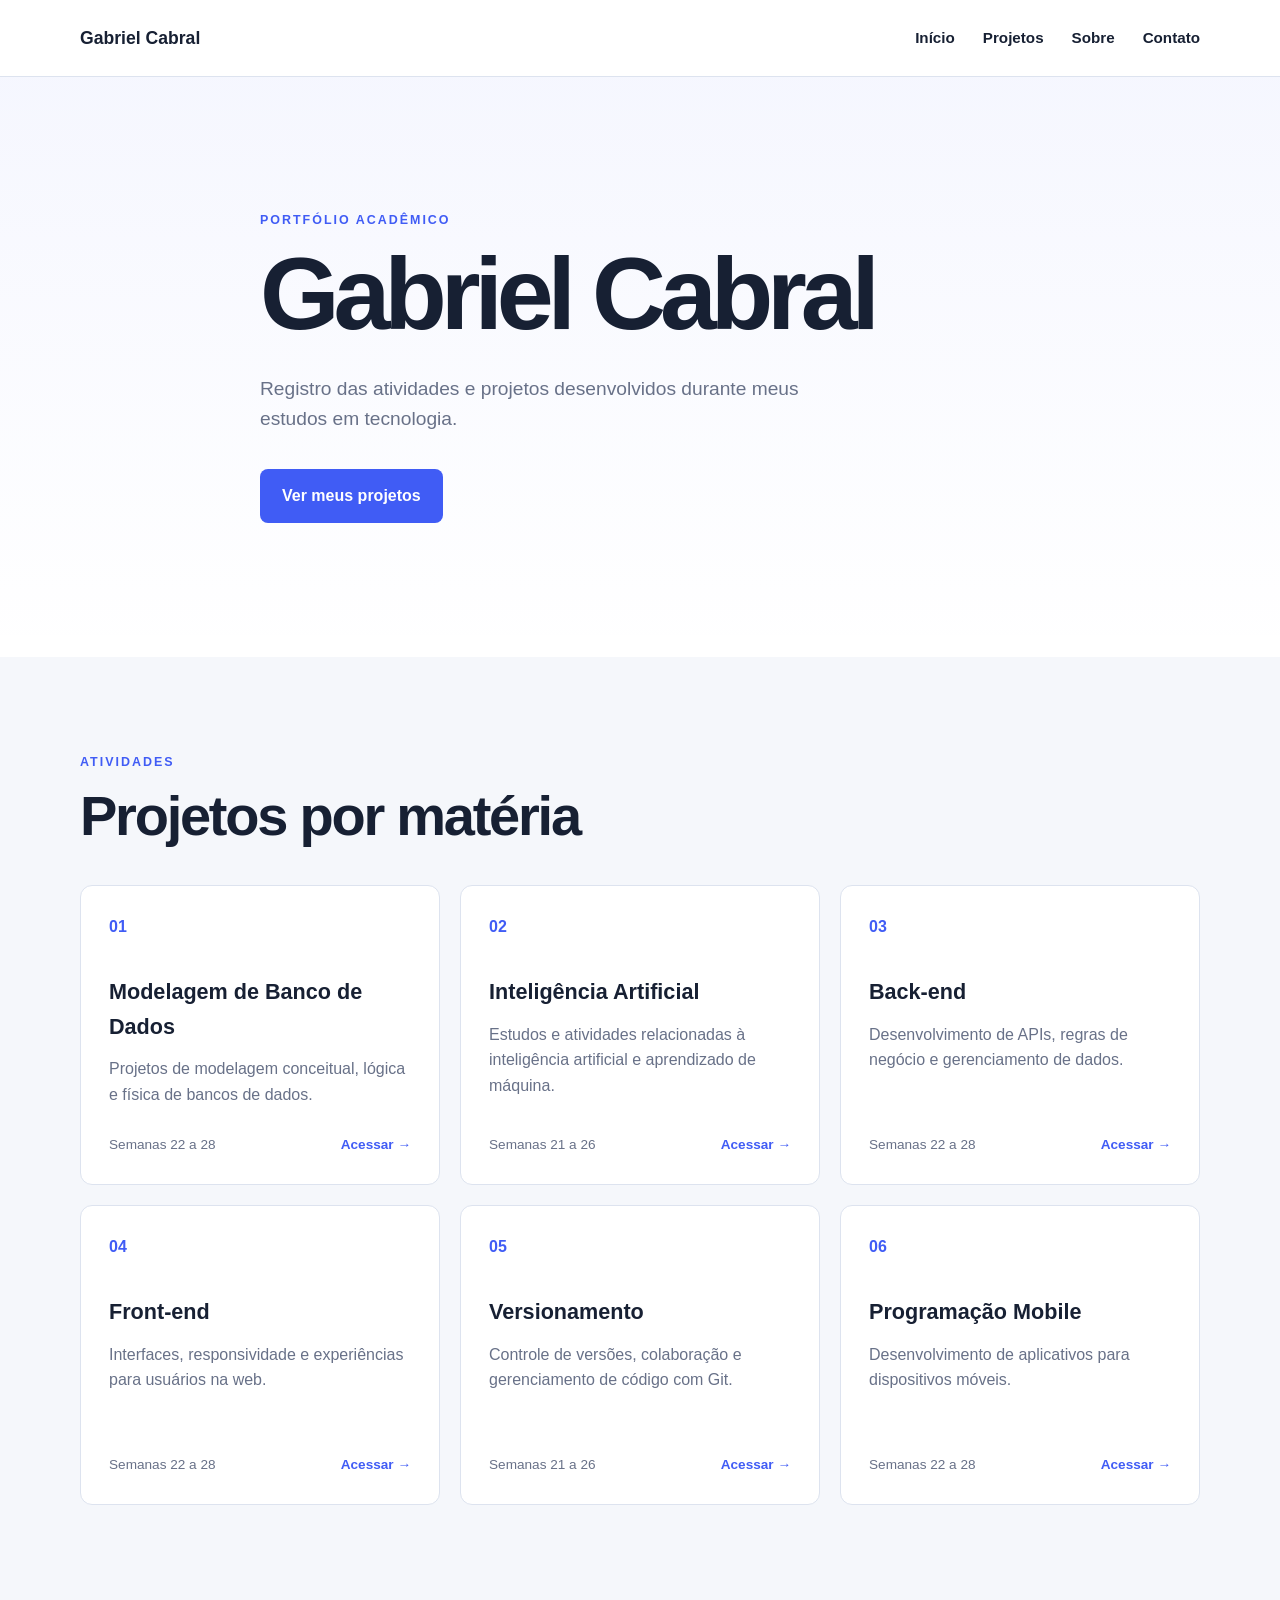
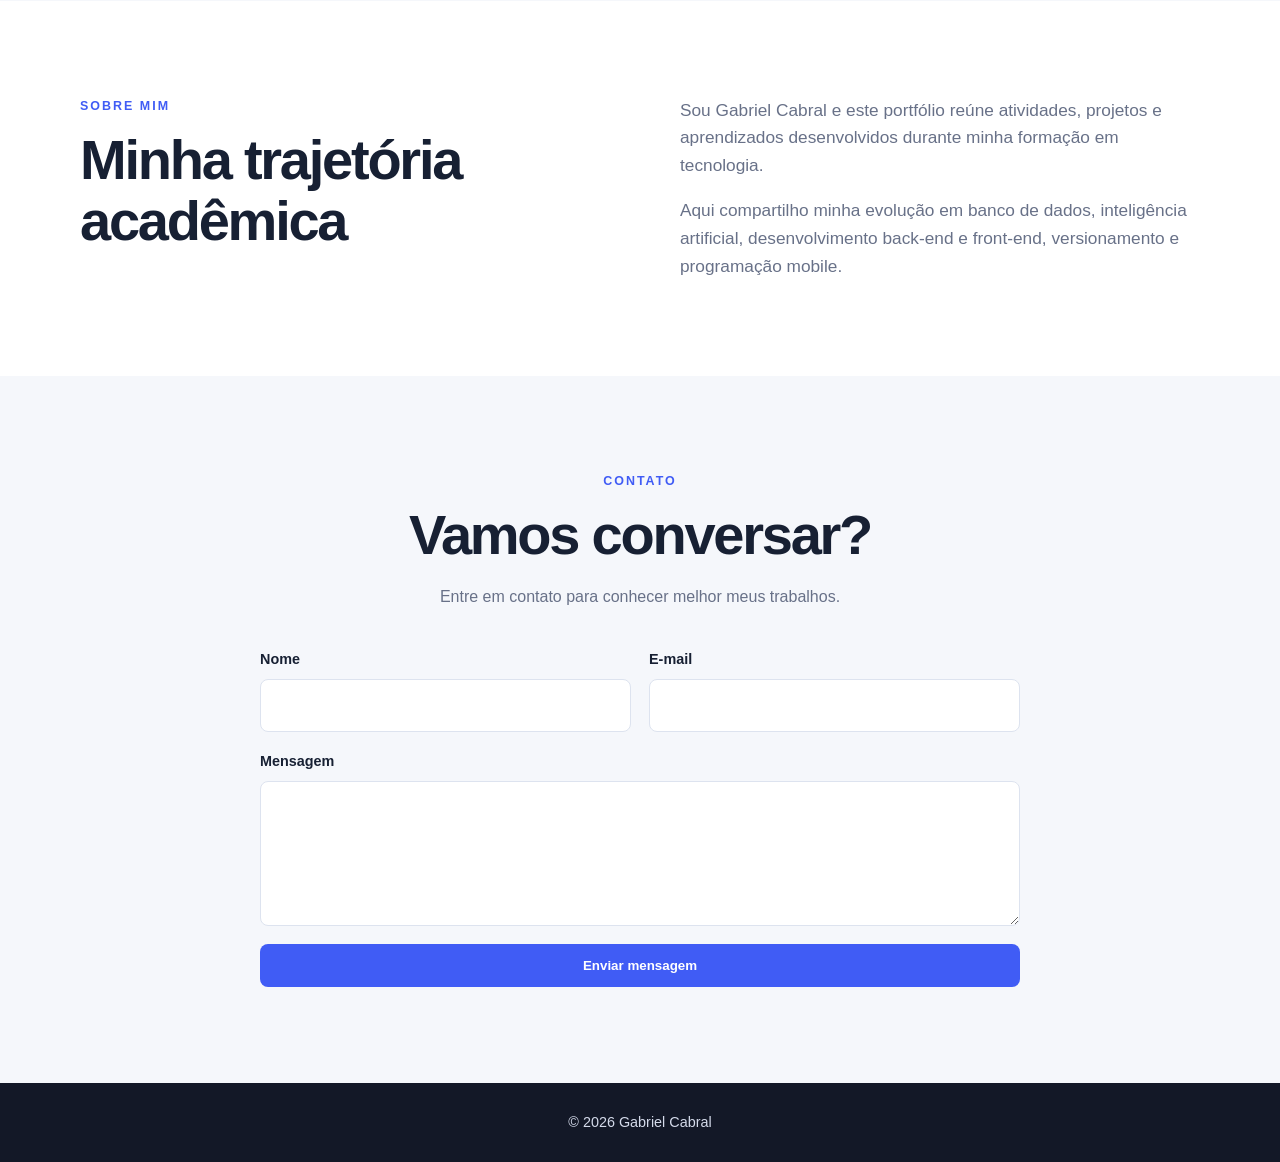
<file: index.html>
<!DOCTYPE html>
<html lang="pt-BR">
  <head>
    <meta charset="UTF-8" />
    <meta name="viewport" content="width=device-width, initial-scale=1.0" />
    <meta
      name="description"
      content="Portfólio de estudos de Gabriel Cabral"
    />
    <title>Gabriel Cabral | Portfólio</title>
    <link rel="stylesheet" href="style.css" />
  </head>

  <body>
    <header class="header">
      <nav class="nav container" aria-label="Navegação principal">
        <a class="logo" href="#inicio">Gabriel Cabral</a>

        <button
          class="menu-button"
          type="button"
          aria-label="Abrir menu"
          aria-expanded="false"
        >
          ☰
        </button>

        <ul class="nav-links">
          <li><a href="#inicio">Início</a></li>
          <li><a href="#projetos">Projetos</a></li>
          <li><a href="#sobre">Sobre</a></li>
          <li><a href="#contato">Contato</a></li>
        </ul>
      </nav>
    </header>

    <main>
      <section class="hero" id="inicio">
        <div class="container hero-content">
          <p class="eyebrow">Portfólio acadêmico</p>
          <h1>Gabriel Cabral</h1>
          <p class="hero-description">
            Registro das atividades e projetos desenvolvidos durante meus
            estudos em tecnologia.
          </p>
          <a class="button" href="#projetos">Ver meus projetos</a>
        </div>
      </section>

      <section class="section" id="projetos">
        <div class="container">
          <div class="section-heading">
            <p class="eyebrow">Atividades</p>
            <h2>Projetos por matéria</h2>
          </div>

          <div class="project-grid">
            <article class="project-card">
              <span class="card-number">01</span>
              <h3>Modelagem de Banco de Dados</h3>
              <p>
                Projetos de modelagem conceitual, lógica e física de bancos
                de dados.
              </p>
              <div class="card-footer">
                <span>Semanas 22 a 28</span>
                <a href="materia.html?materia=banco-dados">Acessar →</a>
              </div>
            </article>

            <article class="project-card">
              <span class="card-number">02</span>
              <h3>Inteligência Artificial</h3>
              <p>
                Estudos e atividades relacionadas à inteligência artificial
                e aprendizado de máquina.
              </p>
              <div class="card-footer">
                <span>Semanas 21 a 26</span>
                <a href="materia.html?materia=inteligencia-artificial"
                  >Acessar →</a
                >
              </div>
            </article>

            <article class="project-card">
              <span class="card-number">03</span>
              <h3>Back-end</h3>
              <p>
                Desenvolvimento de APIs, regras de negócio e gerenciamento
                de dados.
              </p>
              <div class="card-footer">
                <span>Semanas 22 a 28</span>
                <a href="materia.html?materia=backend">Acessar →</a>
              </div>
            </article>

            <article class="project-card">
              <span class="card-number">04</span>
              <h3>Front-end</h3>
              <p>
                Interfaces, responsividade e experiências para usuários na
                web.
              </p>
              <div class="card-footer">
                <span>Semanas 22 a 28</span>
                <a href="materia.html?materia=frontend">Acessar →</a>
              </div>
            </article>

            <article class="project-card">
              <span class="card-number">05</span>
              <h3>Versionamento</h3>
              <p>
                Controle de versões, colaboração e gerenciamento de código
                com Git.
              </p>
              <div class="card-footer">
                <span>Semanas 21 a 26</span>
                <a href="materia.html?materia=versionamento">Acessar →</a>
              </div>
            </article>

            <article class="project-card">
              <span class="card-number">06</span>
              <h3>Programação Mobile</h3>
              <p>
                Desenvolvimento de aplicativos para dispositivos móveis.
              </p>
              <div class="card-footer">
                <span>Semanas 22 a 28</span>
                <a href="materia.html?materia=mobile">Acessar →</a>
              </div>
            </article>
          </div>
        </div>
      </section>

      <section class="section section-muted" id="sobre">
        <div class="container about-grid">
          <div>
            <p class="eyebrow">Sobre mim</p>
            <h2>Minha trajetória acadêmica</h2>
          </div>

          <div class="about-text">
            <p>
              Sou Gabriel Cabral e este portfólio reúne atividades, projetos
              e aprendizados desenvolvidos durante minha formação em
              tecnologia.
            </p>
            <p>
              Aqui compartilho minha evolução em banco de dados,
              inteligência artificial, desenvolvimento back-end e front-end,
              versionamento e programação mobile.
            </p>
          </div>
        </div>
      </section>

      <section class="section" id="contato">
        <div class="container contact-content">
          <p class="eyebrow">Contato</p>
          <h2>Vamos conversar?</h2>
          <p>Entre em contato para conhecer melhor meus trabalhos.</p>

          <form class="contact-form" id="contact-form">
            <div class="form-row">
              <label>
                Nome
                <input type="text" name="name" required />
              </label>

              <label>
                E-mail
                <input type="email" name="email" required />
              </label>
            </div>

            <label>
              Mensagem
              <textarea name="message" rows="5" required></textarea>
            </label>

            <button class="button" type="submit">Enviar mensagem</button>
          </form>
        </div>
      </section>
    </main>

    <footer class="footer">
      <div class="container">
        <p>© 2026 Gabriel Cabral</p>
      </div>
    </footer>

    <script src="script.js"></script>
  </body>
</html>
</file>
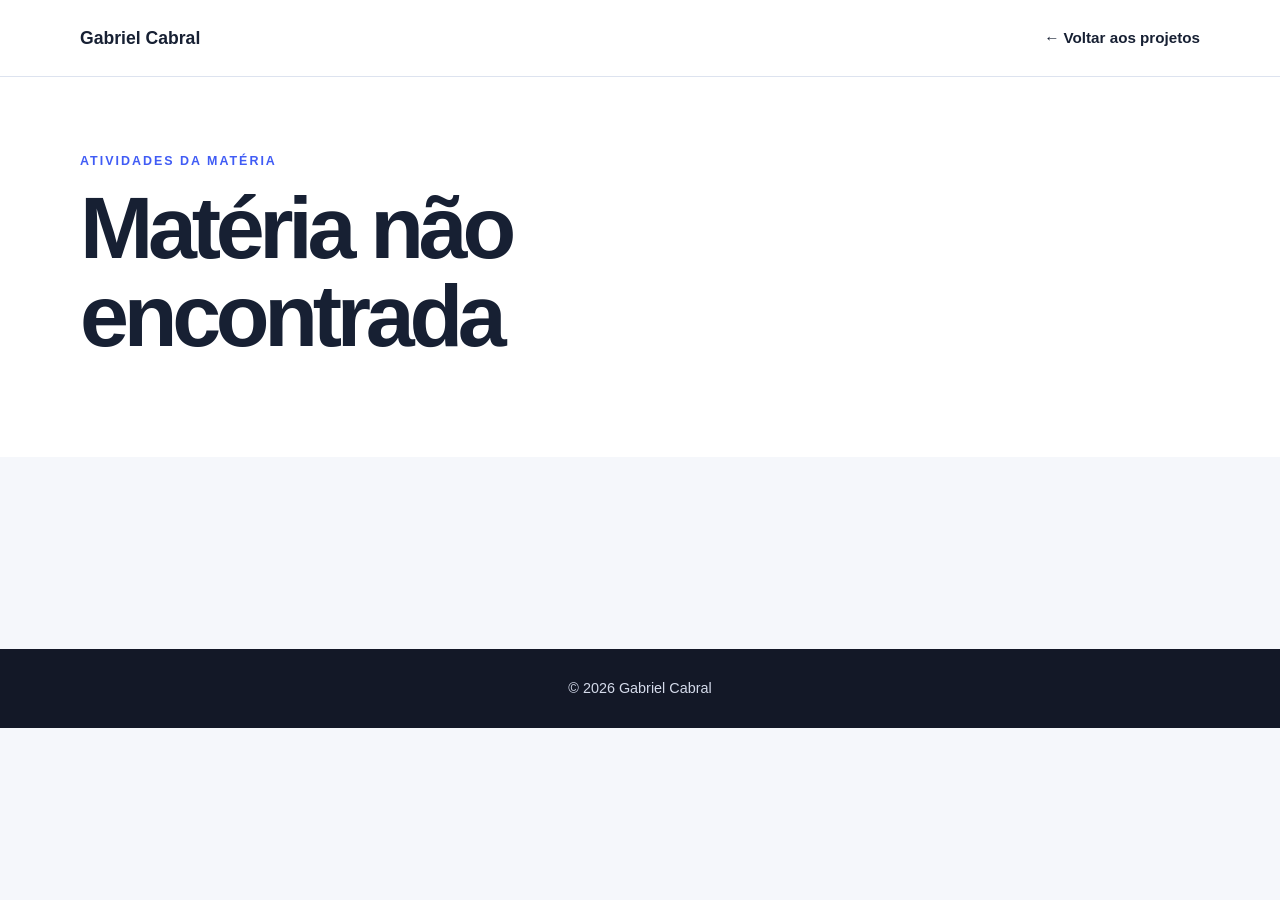
<file: materia.html>
<!DOCTYPE html>
<html lang="pt-BR">
  <head>
    <meta charset="UTF-8" />
    <meta name="viewport" content="width=device-width, initial-scale=1.0" />
    <title>Materia | Gabriel Cabral</title>
    <link rel="stylesheet" href="style.css" />
  </head>

  <body>
    <header class="header">
      <nav class="nav container" aria-label="Navegação principal">
        <a class="logo" href="index.html">Gabriel Cabral</a>
        <a class="back-link" href="index.html#projetos">← Voltar aos projetos</a>
      </nav>
    </header>

    <main>
      <section class="subject-hero">
        <div class="container">
          <p class="eyebrow">Atividades da matéria</p>
          <h1 id="subject-title">Carregando...</h1>
          <p id="subject-period"></p>
        </div>
      </section>

      <section class="section">
        <div class="container">
          <div class="weeks-grid" id="weeks-grid"></div>
        </div>
      </section>
    </main>

    <footer class="footer">
      <div class="container">
        <p>© 2026 Gabriel Cabral</p>
      </div>
    </footer>

    <script src="script.js"></script>
  </body>
</html>
</file>
<file: style.css>
:root {
  --background: #f5f7fb;
  --surface: #ffffff;
  --text: #172033;
  --muted: #687188;
  --primary: #405cf5;
  --primary-dark: #3047ce;
  --border: #dde3ef;
  --footer: #131827;
}

* {
  box-sizing: border-box;
  margin: 0;
  padding: 0;
}

html {
  scroll-behavior: smooth;
}

body {
  font-family: Arial, Helvetica, sans-serif;
  color: var(--text);
  background: var(--background);
  line-height: 1.6;
}

a {
  color: inherit;
  text-decoration: none;
}

.container {
  width: min(1120px, calc(100% - 40px));
  margin-inline: auto;
}

.header {
  position: sticky;
  top: 0;
  z-index: 100;
  background: rgba(255, 255, 255, 0.94);
  border-bottom: 1px solid var(--border);
  backdrop-filter: blur(12px);
}

.nav {
  min-height: 76px;
  display: flex;
  align-items: center;
  justify-content: space-between;
}

.logo {
  font-size: 1.1rem;
  font-weight: 800;
}

.nav-links {
  display: flex;
  gap: 28px;
  list-style: none;
}

.nav-links a,
.back-link {
  font-size: 0.95rem;
  font-weight: 700;
  transition: color 0.2s ease;
}

.nav-links a:hover,
.back-link:hover {
  color: var(--primary);
}

.menu-button {
  display: none;
  border: 0;
  background: none;
  color: var(--text);
  font-size: 1.5rem;
  cursor: pointer;
}

.hero,
.subject-hero {
  min-height: 580px;
  display: flex;
  align-items: center;
  background:
    linear-gradient(rgba(64, 92, 245, 0.05), rgba(64, 92, 245, 0)),
    var(--surface);
}

.hero-content {
  max-width: 760px;
}

.eyebrow {
  margin-bottom: 12px;
  color: var(--primary);
  font-size: 0.78rem;
  font-weight: 800;
  letter-spacing: 0.16em;
  text-transform: uppercase;
}

.hero h1,
.subject-hero h1 {
  max-width: 850px;
  font-size: clamp(3.2rem, 8vw, 6.5rem);
  line-height: 1;
  letter-spacing: -0.06em;
}

.hero-description {
  max-width: 600px;
  margin: 28px 0 34px;
  color: var(--muted);
  font-size: 1.2rem;
}

.button {
  display: inline-block;
  border: 0;
  border-radius: 8px;
  padding: 14px 22px;
  background: var(--primary);
  color: white;
  font-weight: 800;
  cursor: pointer;
  transition: 0.2s ease;
}

.button:hover {
  background: var(--primary-dark);
  transform: translateY(-2px);
}

.section {
  padding: 96px 0;
}

.section-muted {
  background: var(--surface);
}

.section-heading {
  margin-bottom: 38px;
}

.section-heading h2,
.about-grid h2,
.contact-content h2 {
  font-size: clamp(2rem, 5vw, 3.5rem);
  line-height: 1.1;
  letter-spacing: -0.04em;
}

.project-grid {
  display: grid;
  grid-template-columns: repeat(3, 1fr);
  gap: 20px;
}

.project-card,
.week-card {
  min-height: 300px;
  display: flex;
  flex-direction: column;
  border: 1px solid var(--border);
  border-radius: 12px;
  padding: 28px;
  background: var(--surface);
  transition: 0.25s ease;
}

.project-card:hover,
.week-card:hover {
  border-color: var(--primary);
  transform: translateY(-5px);
  box-shadow: 0 18px 50px rgba(39, 56, 113, 0.1);
}

.card-number {
  color: var(--primary);
  font-weight: 800;
}

.project-card h3 {
  margin: 36px 0 12px;
  font-size: 1.35rem;
}

.project-card p {
  color: var(--muted);
}

.card-footer {
  margin-top: auto;
  padding-top: 24px;
  display: flex;
  align-items: center;
  justify-content: space-between;
  gap: 16px;
  font-size: 0.85rem;
}

.card-footer span {
  color: var(--muted);
}

.card-footer a {
  color: var(--primary);
  font-weight: 800;
}

.about-grid {
  display: grid;
  grid-template-columns: 1fr 1fr;
  gap: 80px;
  align-items: start;
}

.about-text {
  color: var(--muted);
  font-size: 1.08rem;
}

.about-text p + p {
  margin-top: 18px;
}

.contact-content {
  max-width: 760px;
  text-align: center;
}

.contact-content > p:not(.eyebrow) {
  margin: 18px 0 38px;
  color: var(--muted);
}

.contact-form {
  display: grid;
  gap: 18px;
  text-align: left;
}

.contact-form label {
  display: grid;
  gap: 8px;
  font-size: 0.9rem;
  font-weight: 800;
}

.contact-form input,
.contact-form textarea {
  width: 100%;
  border: 1px solid var(--border);
  border-radius: 8px;
  padding: 14px;
  background: var(--surface);
  color: var(--text);
  font: inherit;
  resize: vertical;
}

.contact-form input:focus,
.contact-form textarea:focus {
  outline: 2px solid rgba(64, 92, 245, 0.25);
  border-color: var(--primary);
}

.form-row {
  display: grid;
  grid-template-columns: 1fr 1fr;
  gap: 18px;
}

.subject-hero {
  min-height: 380px;
  background: var(--surface);
}

.subject-hero h1 {
  font-size: clamp(2.8rem, 7vw, 5.5rem);
}

.subject-hero p:last-child {
  margin-top: 22px;
  color: var(--muted);
}

.weeks-grid {
  display: grid;
  grid-template-columns: repeat(3, 1fr);
  gap: 20px;
}

.week-card {
  min-height: 220px;
  gap: 12px;
  cursor: pointer;
}

.week-card strong {
  color: var(--primary);
  font-size: 0.9rem;
  text-transform: uppercase;
}

.week-card h2 {
  font-size: 1.35rem;
}

.week-card p {
  color: var(--muted);
  font-size: 0.95rem;
}

.footer {
  padding: 28px 0;
  background: var(--footer);
  color: #d4daea;
  text-align: center;
  font-size: 0.9rem;
}

@media (max-width: 900px) {
  .project-grid,
  .weeks-grid {
    grid-template-columns: repeat(2, 1fr);
  }

  .about-grid {
    gap: 40px;
  }
}

@media (max-width: 680px) {
  .container {
    width: min(100% - 28px, 1120px);
  }

  .menu-button {
    display: block;
  }

  .nav-links {
    position: absolute;
    top: 76px;
    left: 0;
    width: 100%;
    display: none;
    flex-direction: column;
    gap: 0;
    padding: 8px 14px 18px;
    background: var(--surface);
    border-bottom: 1px solid var(--border);
  }

  .nav-links.open {
    display: flex;
  }

  .nav-links a {
    display: block;
    padding: 12px;
  }

  .project-grid,
  .weeks-grid,
  .about-grid,
  .form-row {
    grid-template-columns: 1fr;
  }

  .hero,
  .subject-hero {
    min-height: 500px;
  }

  .section {
    padding: 70px 0;
  }

  .project-card {
    min-height: 270px;
  }

  .back-link {
    font-size: 0.82rem;
  }
}
</file>
